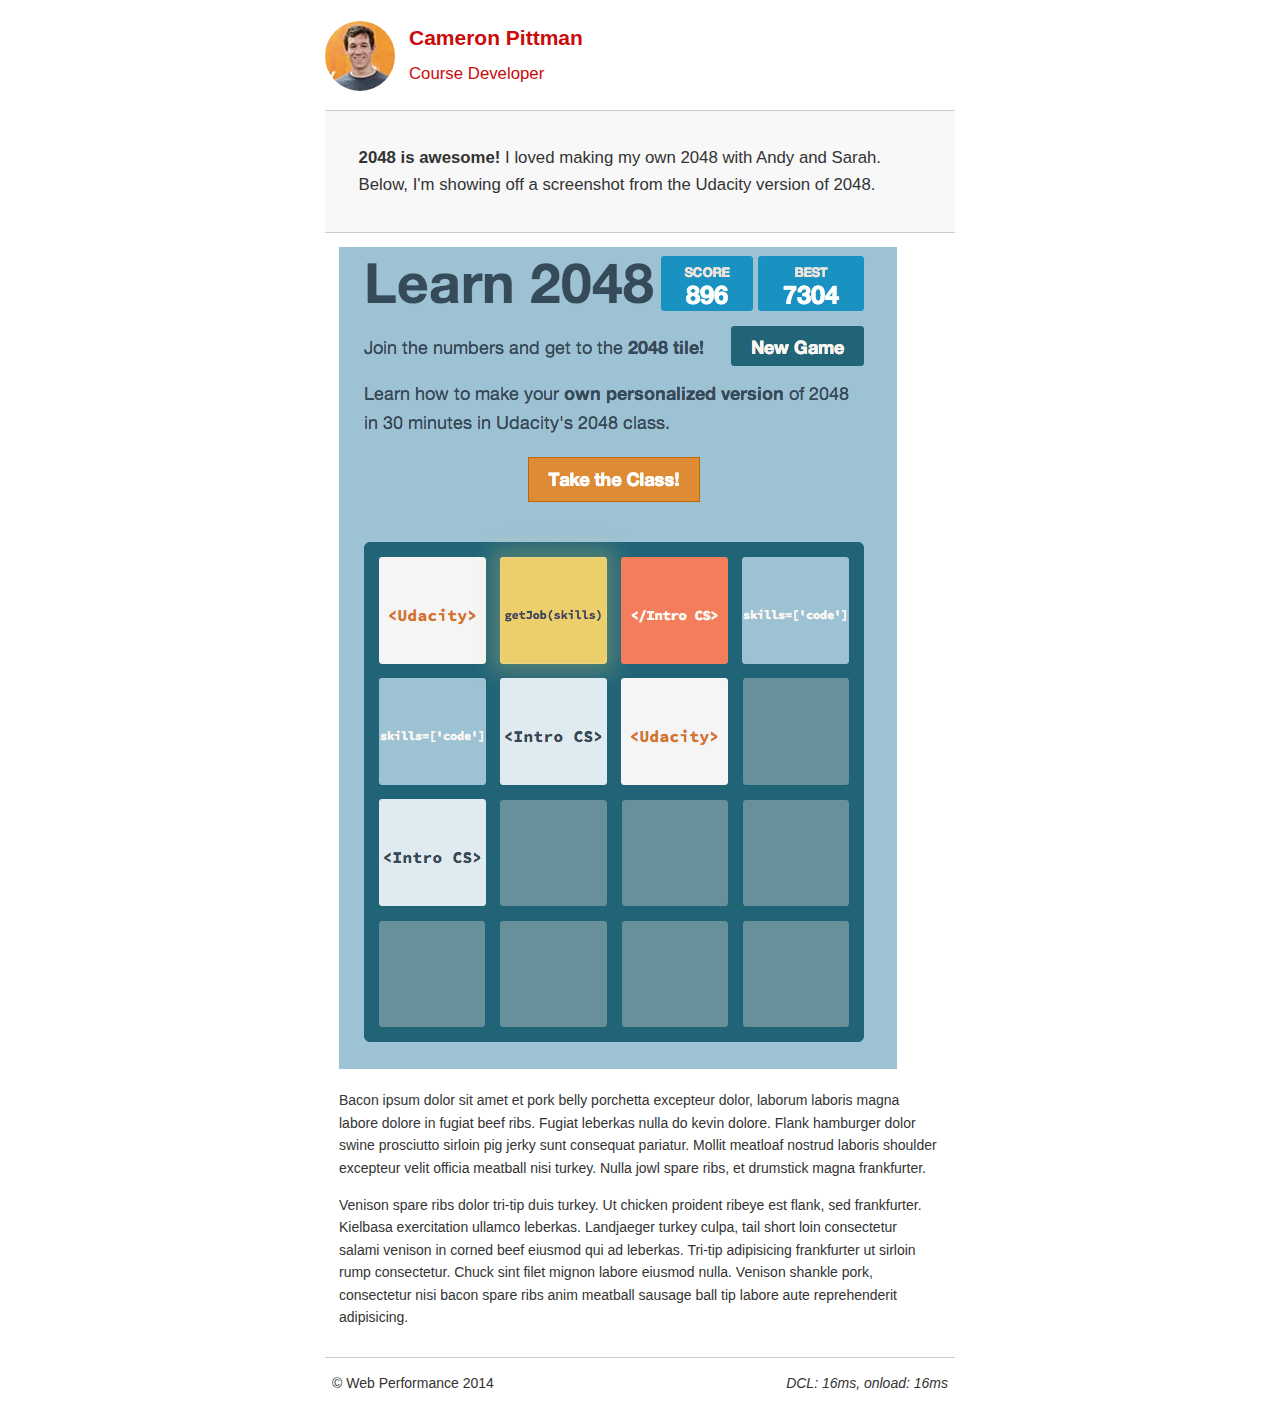
<file: project-2048.html>
<!DOCTYPE html>
<html lang="en">
  <head>
    <meta charset="utf-8">
    <meta name="viewport" content="width=device-width, initial-scale=1">
    <meta name="description" content=" FILL ME IN ">
    <meta name="author" content=" FILL ME IN ">
    <title>Cameron Pittman: Portfolio</title>

    <!-- Hmm, what is the impact of web fonts on speed? Measure it... -->
    <!-- <link href="//fonts.googleapis.com/css?family=Open+Sans:400,700" rel="stylesheet"> -->

    <link href="css/style.css" rel="stylesheet">
    <link href="css/print.css" rel="stylesheet">

    <script>
      (function(w,g){w['GoogleAnalyticsObject']=g;
      w[g]=w[g]||function(){(w[g].q=w[g].q||[]).push(arguments)};w[g].l=1*new Date();})(window,'ga');

      // Optional TODO: replace with your Google Analytics profile ID.
      ga('create', 'UA-XXXX-Y');
      ga('send', 'pageview');
    </script>
    <script src="//www.google-analytics.com/analytics.js"></script>
    <script src="js/perfmatters.js"></script>
  </head>

  <body>
    <header>
      <a href="/"><img src="img/profilepic.jpg"></a>
      <p>Cameron Pittman<br><span>Course Developer</span></p>
    </header>

    <div class="container">
      <div class="hero">
        <strong>2048 is awesome!</strong> I loved making my own 2048 with Andy and Sarah. Below, I'm showing off a screenshot from the Udacity version of 2048.
      </div>

      <div class="content">

        <img class="img-responsive" src="img/2048.png">

        <p>Bacon ipsum dolor sit amet et pork belly porchetta excepteur dolor, laborum laboris magna labore dolore in fugiat beef ribs. Fugiat leberkas nulla do kevin dolore. Flank hamburger dolor swine prosciutto sirloin pig jerky sunt consequat pariatur. Mollit meatloaf nostrud laboris shoulder excepteur velit officia meatball nisi turkey. Nulla jowl spare ribs, et drumstick magna frankfurter.</p>

        <p>Venison spare ribs dolor tri-tip duis turkey. Ut chicken proident ribeye est flank, sed frankfurter. Kielbasa exercitation ullamco leberkas. Landjaeger turkey culpa, tail short loin consectetur salami venison in corned beef eiusmod qui ad leberkas. Tri-tip adipisicing frankfurter ut sirloin rump consectetur. Chuck sint filet mignon labore eiusmod nulla. Venison shankle pork, consectetur nisi bacon spare ribs anim meatball sausage ball tip labore aute reprehenderit adipisicing.</p>

    </div>

    <footer>
      <p>&copy; Web Performance 2014 <span id="crp-stats"></span></p>
    </footer>
  </body>
</html>
</file>
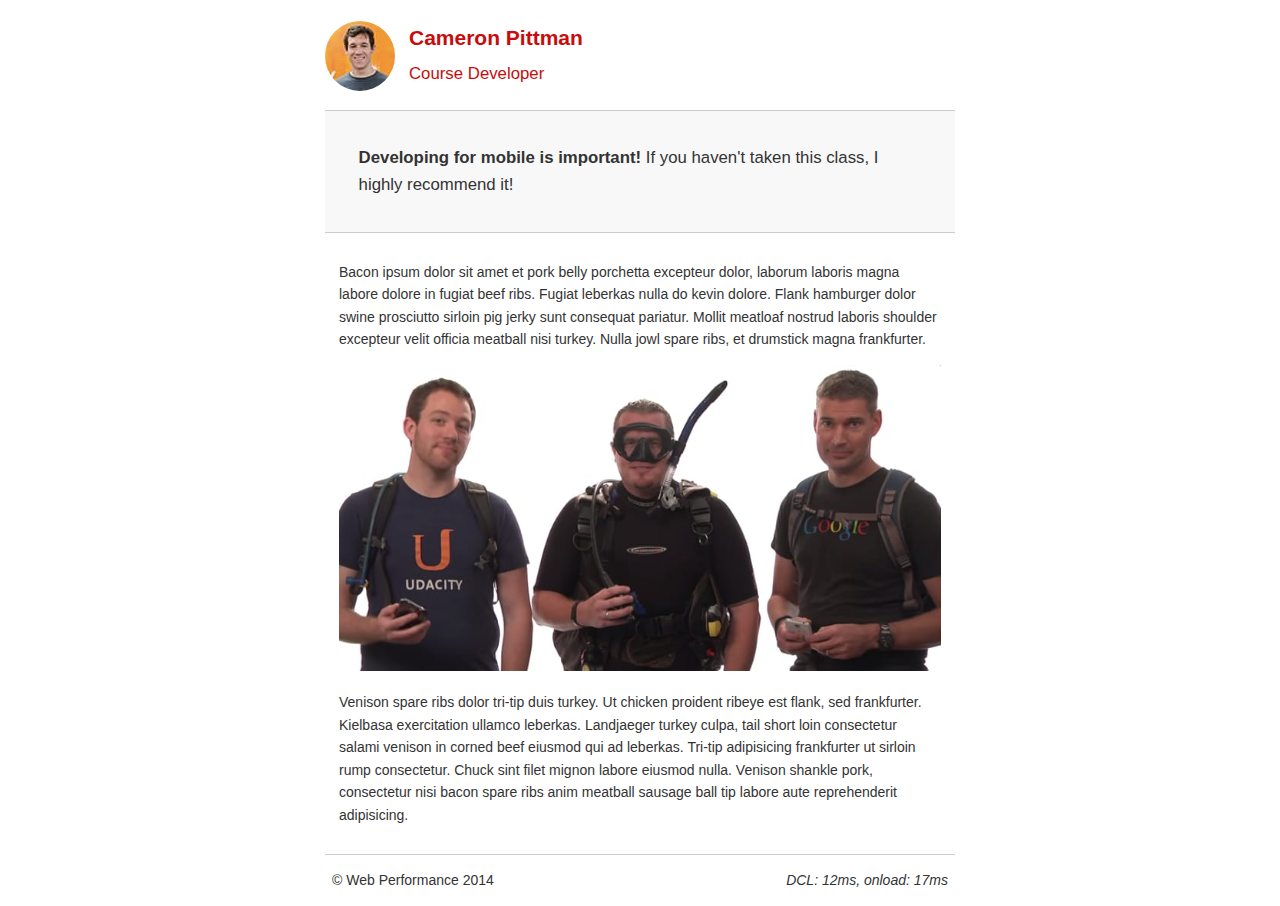
<file: project-mobile.html>
<!DOCTYPE html>
<html lang="en">
  <head>
    <meta charset="utf-8">
    <meta name="viewport" content="width=device-width, initial-scale=1">
    <meta name="description" content=" FILL ME IN ">
    <meta name="author" content=" FILL ME IN ">
    <title>Cameron Pitman: Portfolio</title>

    <!-- Hmm, what is the impact of web fonts on speed? Measure it... -->
    <!-- <link href="//fonts.googleapis.com/css?family=Open+Sans:400,700" rel="stylesheet"> -->

    <link href="css/style.css" rel="stylesheet">
    <link href="css/print.css" rel="stylesheet">

    <script>
      (function(w,g){w['GoogleAnalyticsObject']=g;
      w[g]=w[g]||function(){(w[g].q=w[g].q||[]).push(arguments)};w[g].l=1*new Date();})(window,'ga');

      // Optional TODO: replace with your Google Analytics profile ID.
      ga('create', 'UA-XXXX-Y');
      ga('send', 'pageview');
    </script>
    <script src="http://www.google-analytics.com/analytics.js"></script>
    <script async src="js/perfmatters.js"></script>
  </head>

  <body>
    <header>
      <a href="/"><img src="img/profilepic.jpg"></a>
      <p>Cameron Pittman<br><span>Course Developer</span></p>
    </header>

    <div class="container">
      <div class="hero">
        <strong>Developing for mobile is important!</strong> If you haven't taken this class, I highly recommend it!
      </div>

      <div class="content">

        <p>Bacon ipsum dolor sit amet et pork belly porchetta excepteur dolor, laborum laboris magna labore dolore in fugiat beef ribs. Fugiat leberkas nulla do kevin dolore. Flank hamburger dolor swine prosciutto sirloin pig jerky sunt consequat pariatur. Mollit meatloaf nostrud laboris shoulder excepteur velit officia meatball nisi turkey. Nulla jowl spare ribs, et drumstick magna frankfurter.</p>

        <img src="img/mobilewebdev.jpg">

        <p>Venison spare ribs dolor tri-tip duis turkey. Ut chicken proident ribeye est flank, sed frankfurter. Kielbasa exercitation ullamco leberkas. Landjaeger turkey culpa, tail short loin consectetur salami venison in corned beef eiusmod qui ad leberkas. Tri-tip adipisicing frankfurter ut sirloin rump consectetur. Chuck sint filet mignon labore eiusmod nulla. Venison shankle pork, consectetur nisi bacon spare ribs anim meatball sausage ball tip labore aute reprehenderit adipisicing.</p>

    </div>

    <footer>
      <p>&copy; Web Performance 2014 <span id="crp-stats"></span></p>
    </footer>
  </body>
</html>
</file>
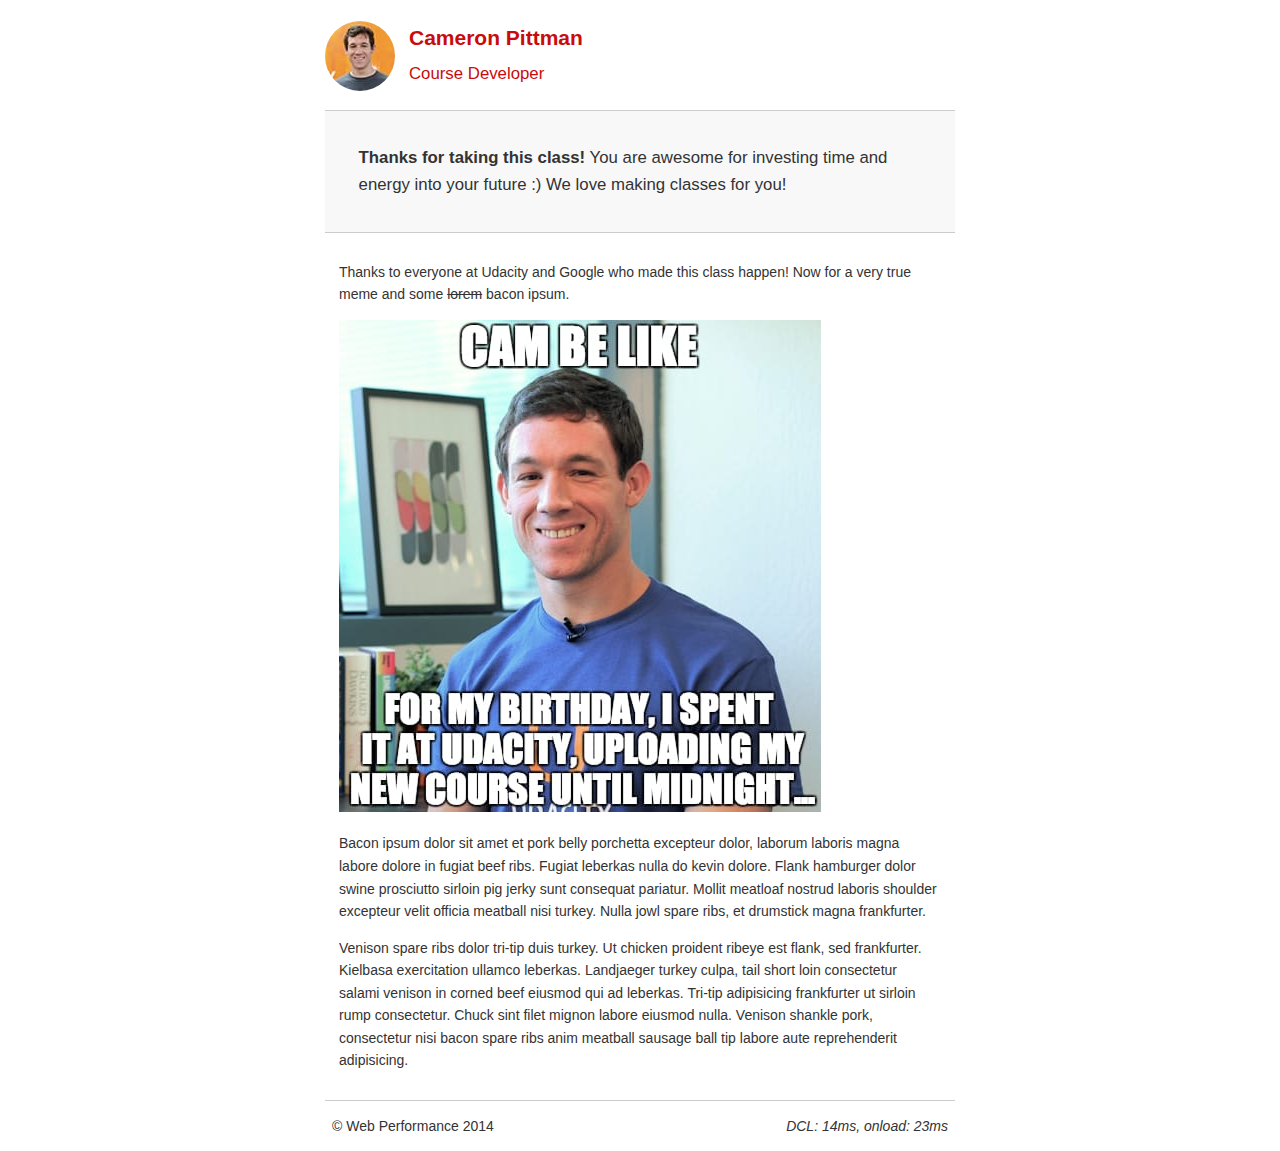
<file: project-webperf.html>
<!DOCTYPE html>
<html lang="en">
  <head>
    <meta charset="utf-8">
    <meta name="viewport" content="width=device-width, initial-scale=1">
    <meta name="description" content=" FILL ME IN ">
    <meta name="author" content=" FILL ME IN ">
    <title>Cameron Pittman: Portfolio</title>

    <!-- Hmm, what is the impact of web fonts on speed? Measure it... -->
    <!-- <link href="//fonts.googleapis.com/css?family=Open+Sans:400,700" rel="stylesheet"> -->

    <link href="css/style.css" rel="stylesheet">
    <link href="css/print.css" rel="stylesheet">

    <script>
      (function(w,g){w['GoogleAnalyticsObject']=g;
      w[g]=w[g]||function(){(w[g].q=w[g].q||[]).push(arguments)};w[g].l=1*new Date();})(window,'ga');

      // Optional TODO: replace with your Google Analytics profile ID.
      ga('create', 'UA-XXXX-Y');
      ga('send', 'pageview');
    </script>
    <script src="http://www.google-analytics.com/analytics.js"></script>
    <script async src="js/perfmatters.js"></script>
  </head>

  <body>
    <header>
      <a href="/"><img src="img/profilepic.jpg"></a>
      <p>Cameron Pittman<br><span>Course Developer</span></p>
    </header>

    <div class="container">
      <div class="hero">
        <strong>Thanks for taking this class!</strong> You are awesome for investing time and energy into your future :) We love making classes for you!
      </div>

      <div class="content">

        <p>Thanks to everyone at Udacity and Google who made this class happen! Now for a very true meme and some <strike>lorem</strike> bacon ipsum.</p>

        <img src="img/cam_be_like.jpg">

        <p>Bacon ipsum dolor sit amet et pork belly porchetta excepteur dolor, laborum laboris magna labore dolore in fugiat beef ribs. Fugiat leberkas nulla do kevin dolore. Flank hamburger dolor swine prosciutto sirloin pig jerky sunt consequat pariatur. Mollit meatloaf nostrud laboris shoulder excepteur velit officia meatball nisi turkey. Nulla jowl spare ribs, et drumstick magna frankfurter.</p>

        <p>Venison spare ribs dolor tri-tip duis turkey. Ut chicken proident ribeye est flank, sed frankfurter. Kielbasa exercitation ullamco leberkas. Landjaeger turkey culpa, tail short loin consectetur salami venison in corned beef eiusmod qui ad leberkas. Tri-tip adipisicing frankfurter ut sirloin rump consectetur. Chuck sint filet mignon labore eiusmod nulla. Venison shankle pork, consectetur nisi bacon spare ribs anim meatball sausage ball tip labore aute reprehenderit adipisicing.</p>

    </div>

    <footer>
      <p>&copy; Web Performance 2014 <span id="crp-stats"></span></p>
    </footer>
  </body>
</html>
</file>
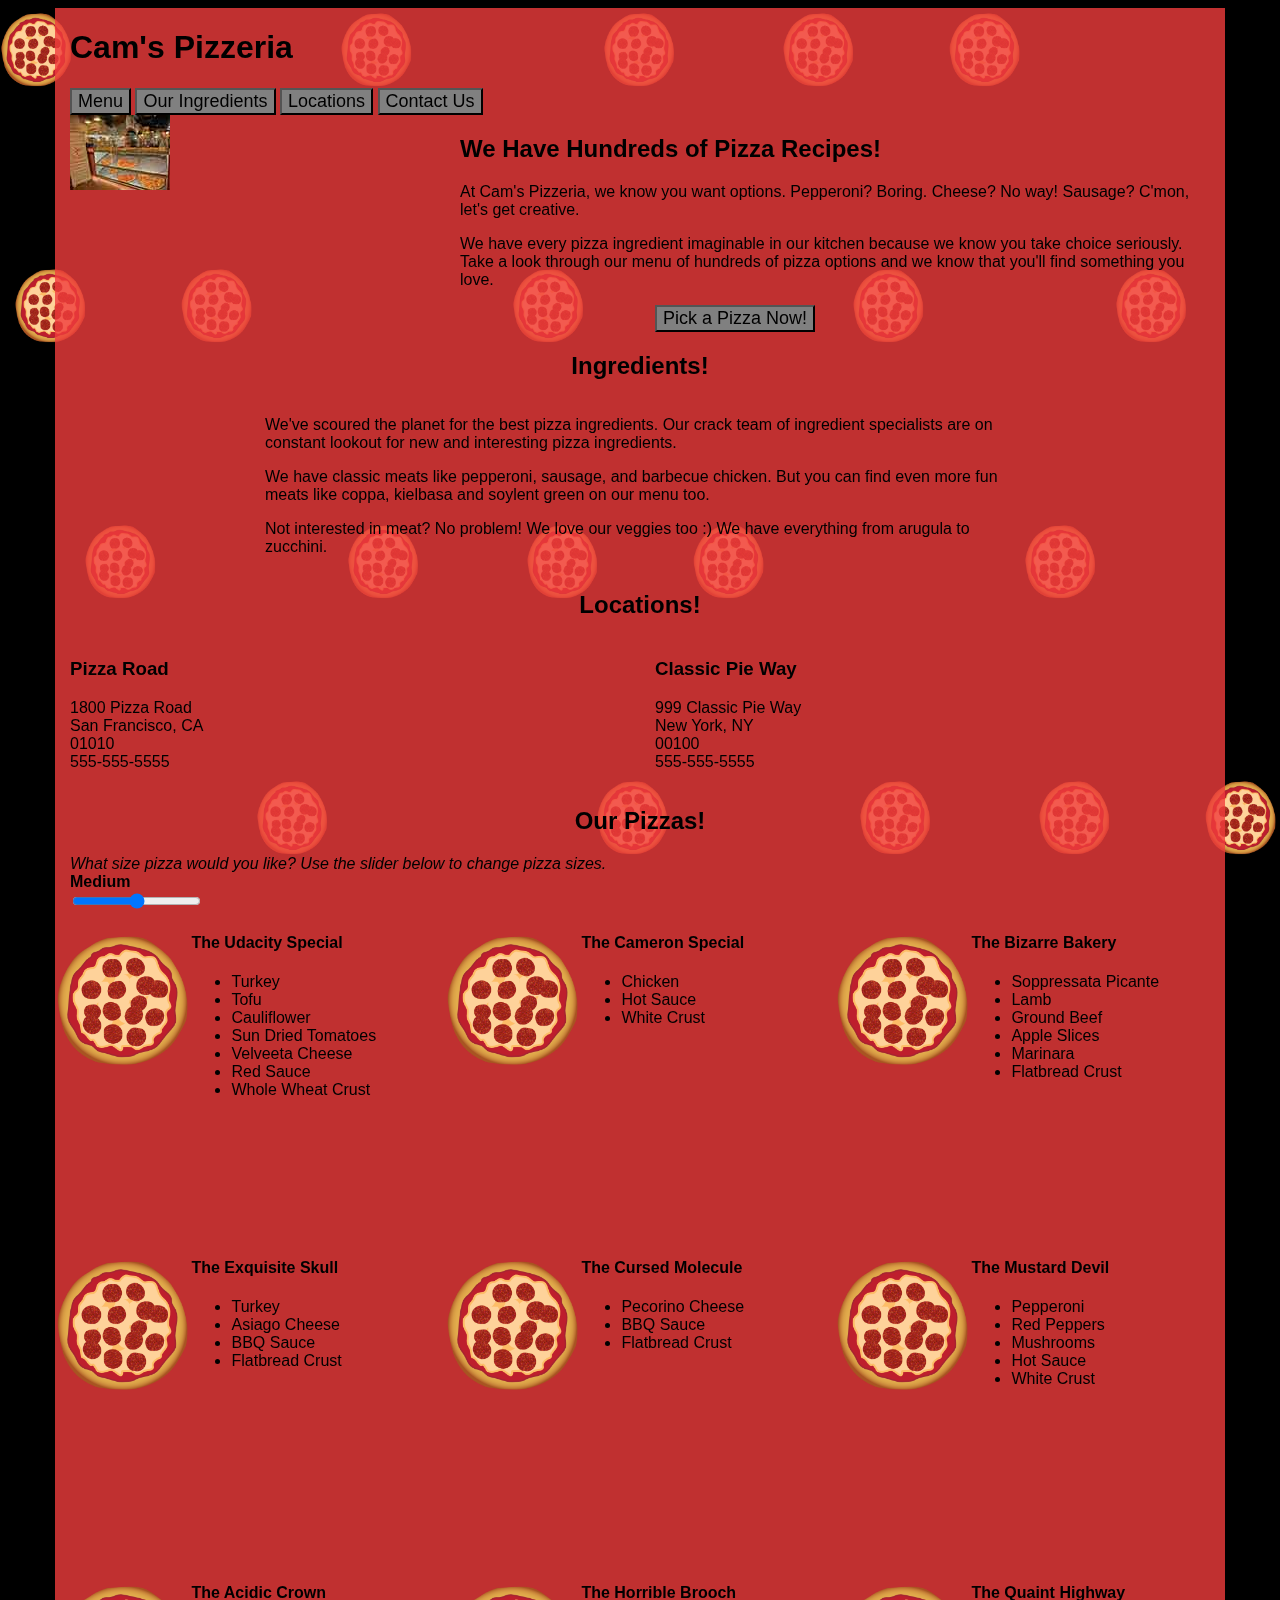
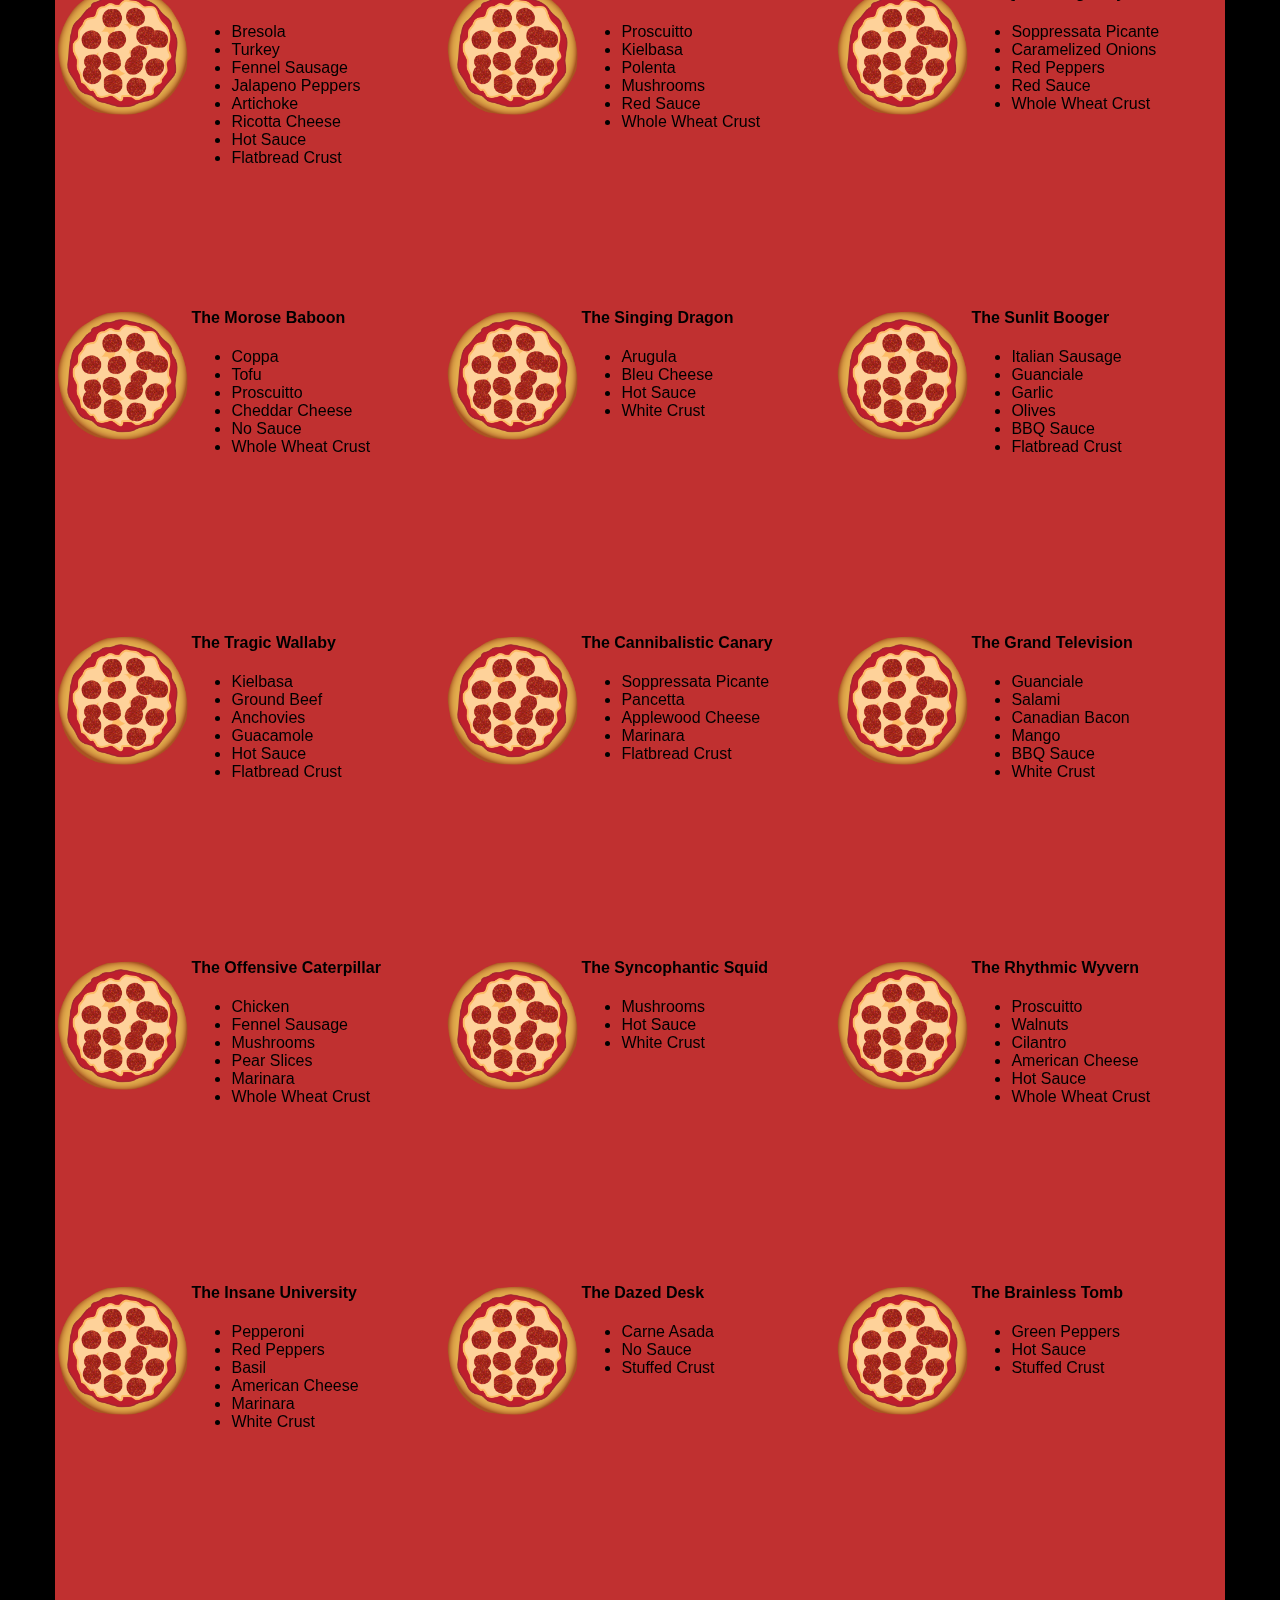
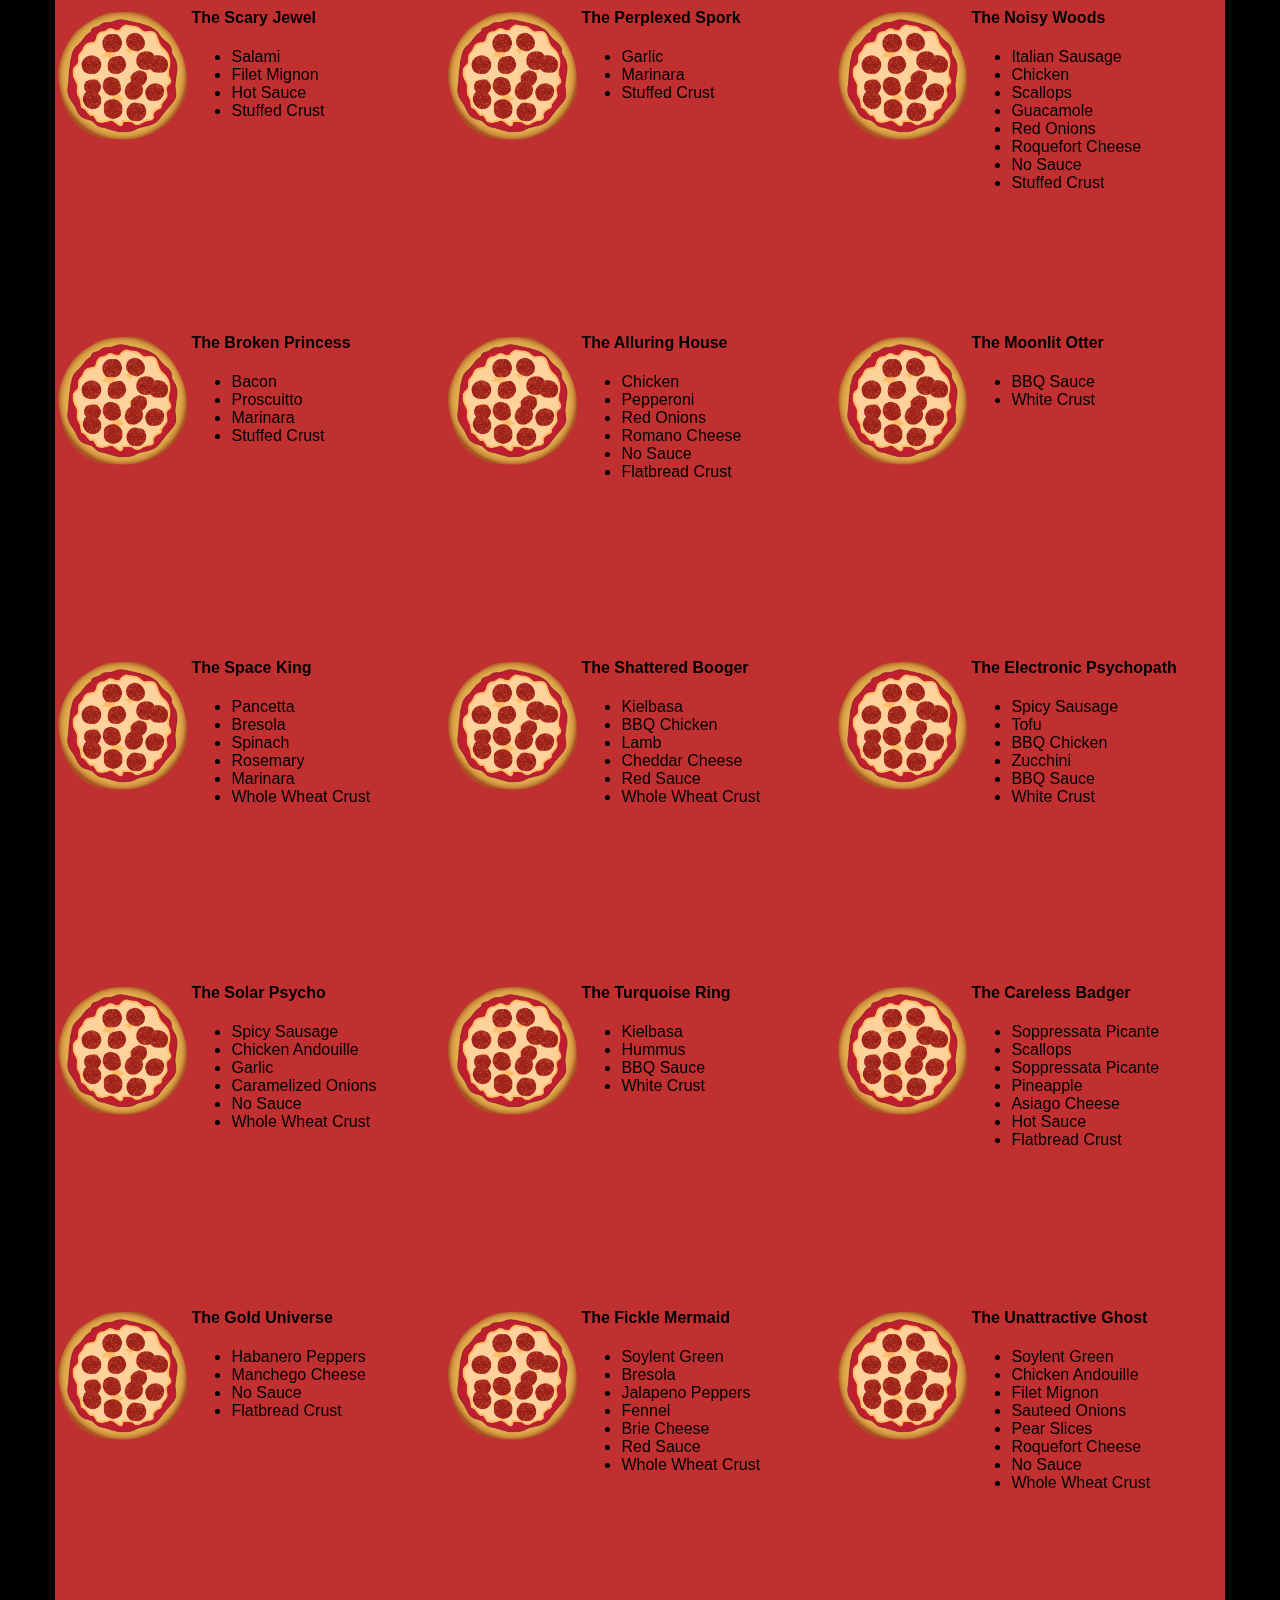
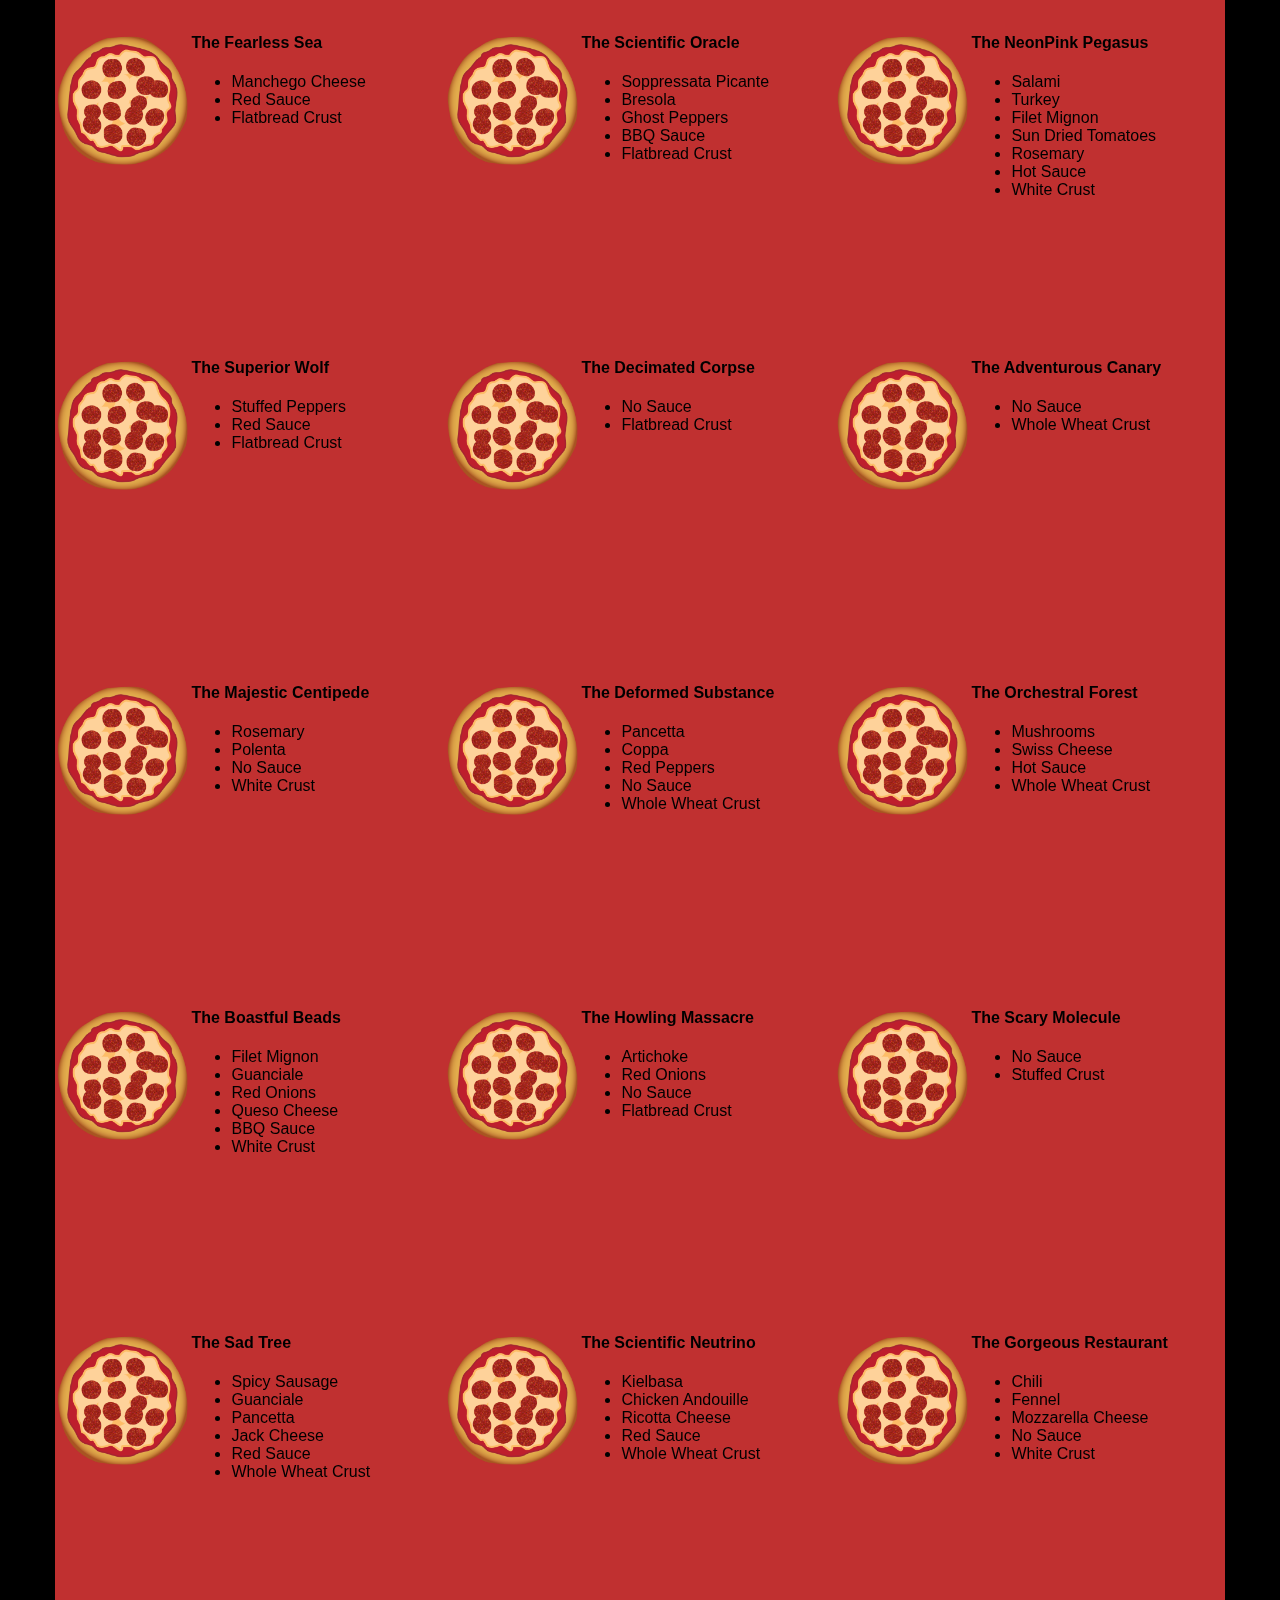
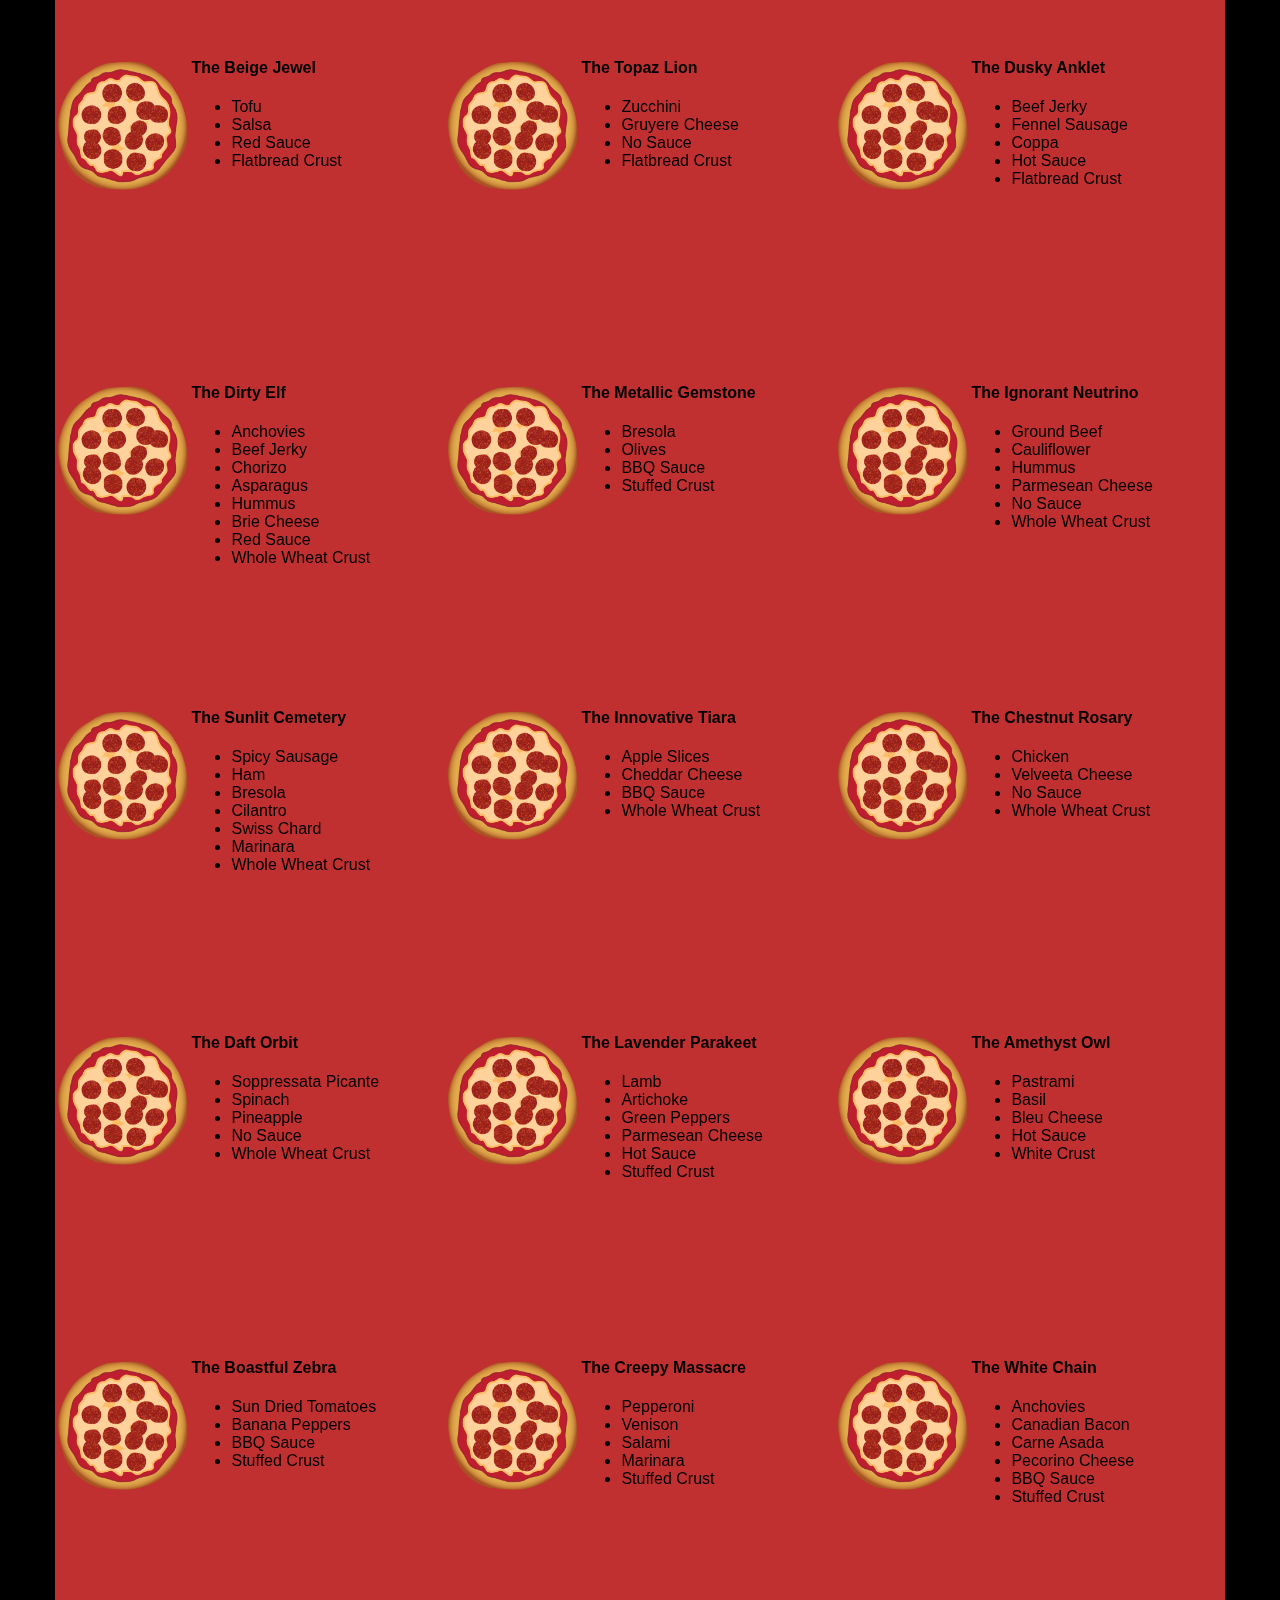
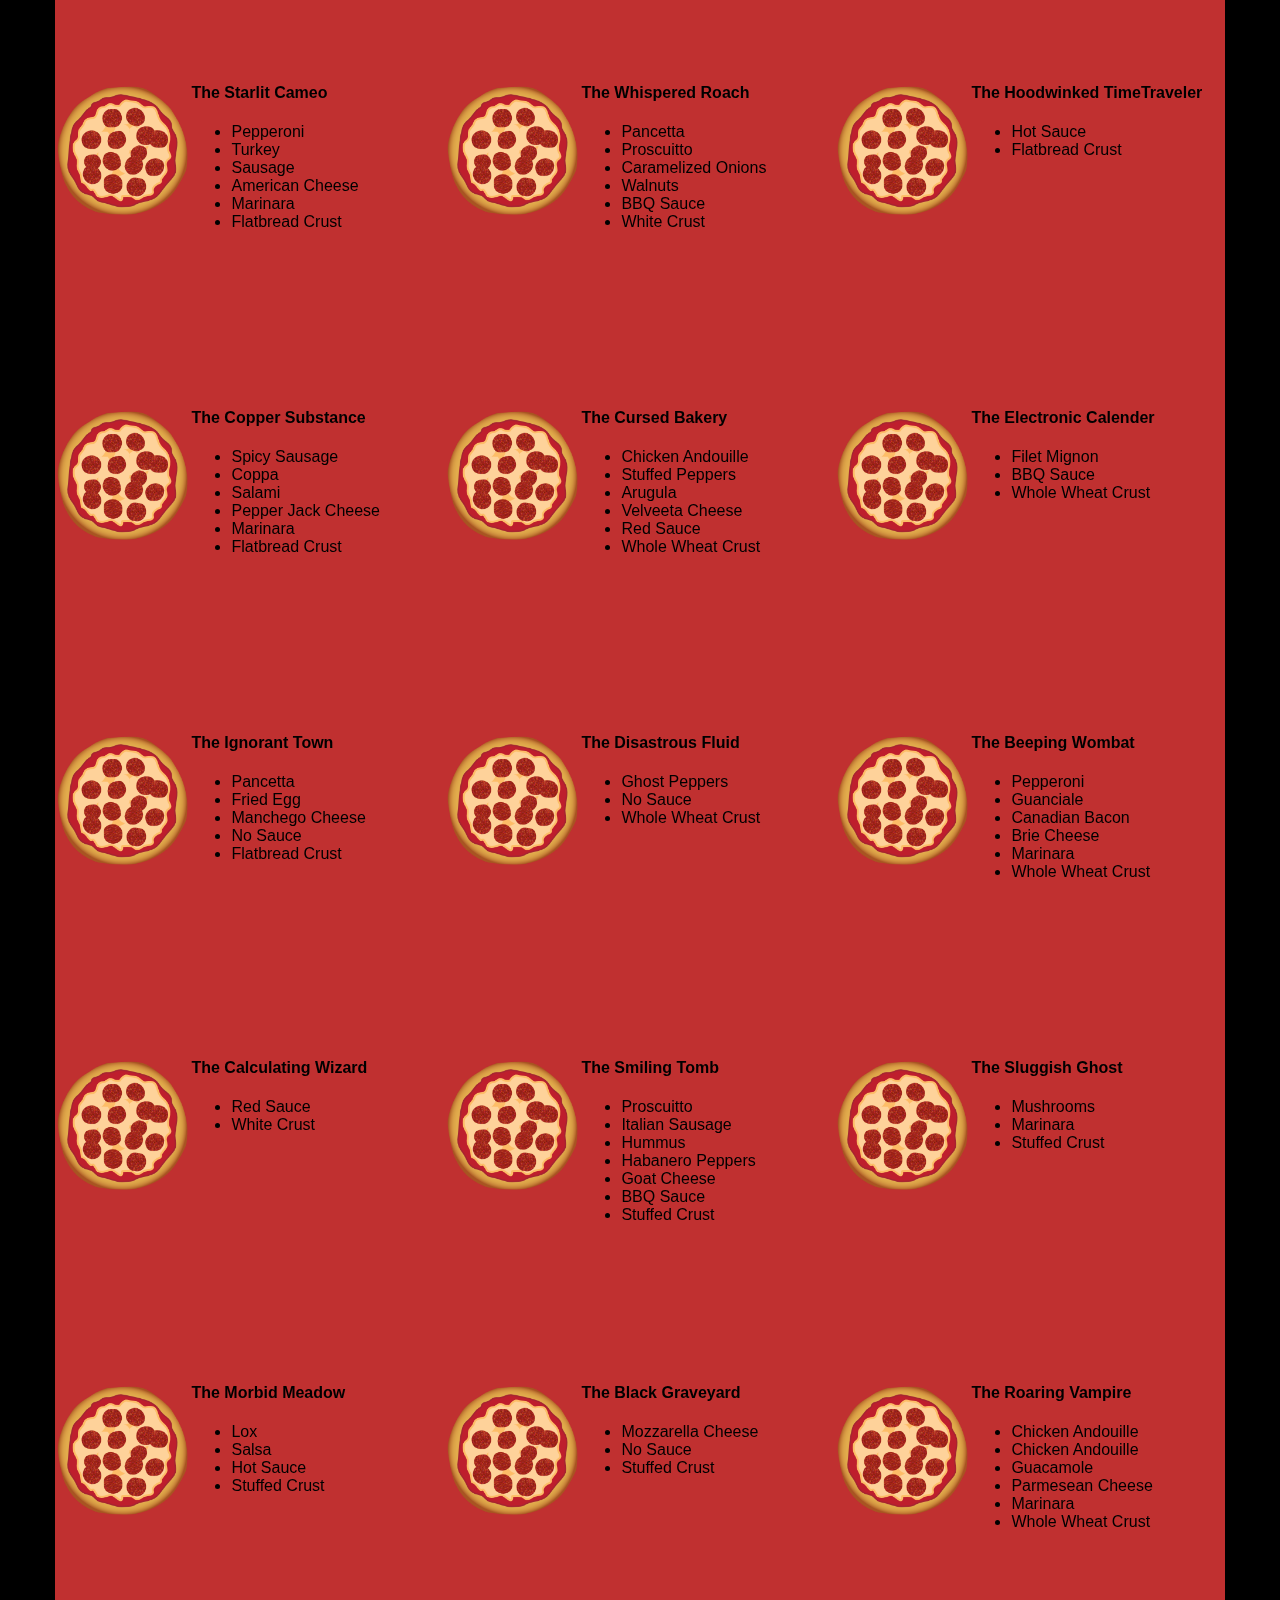
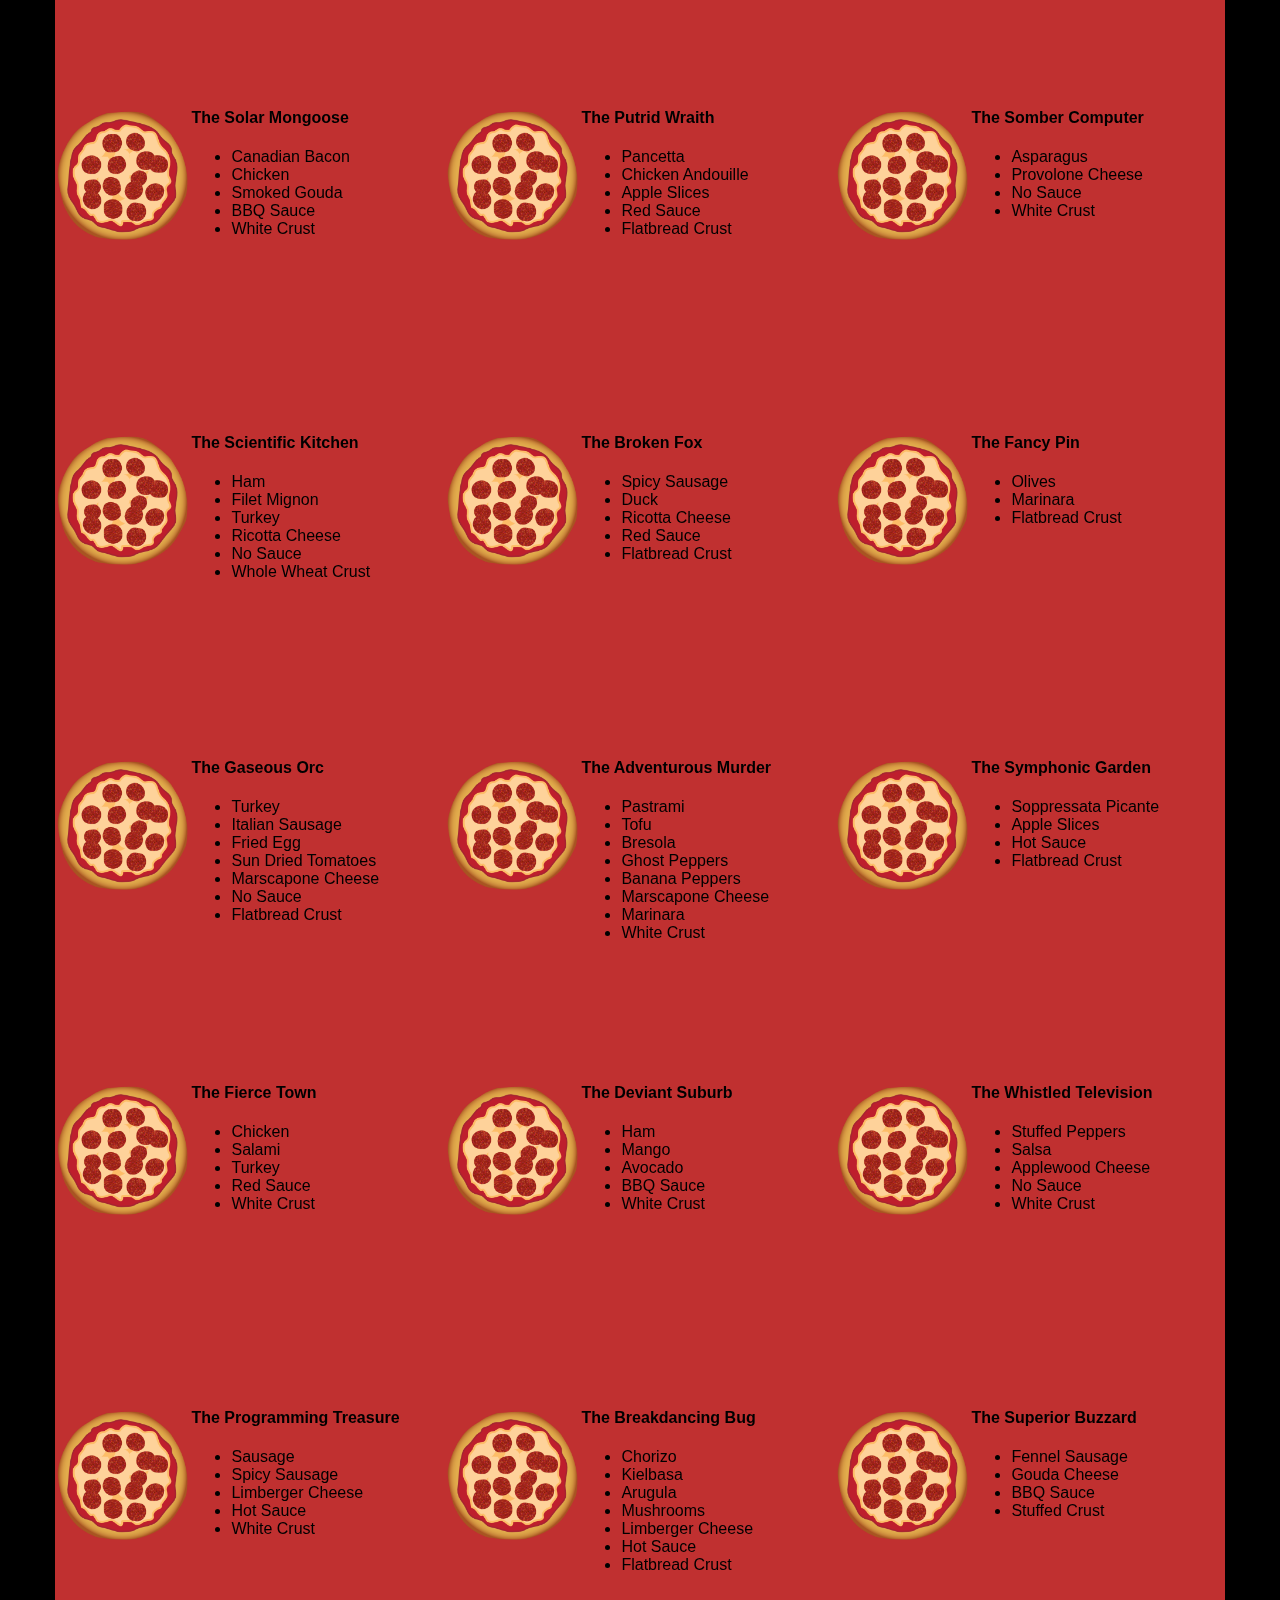
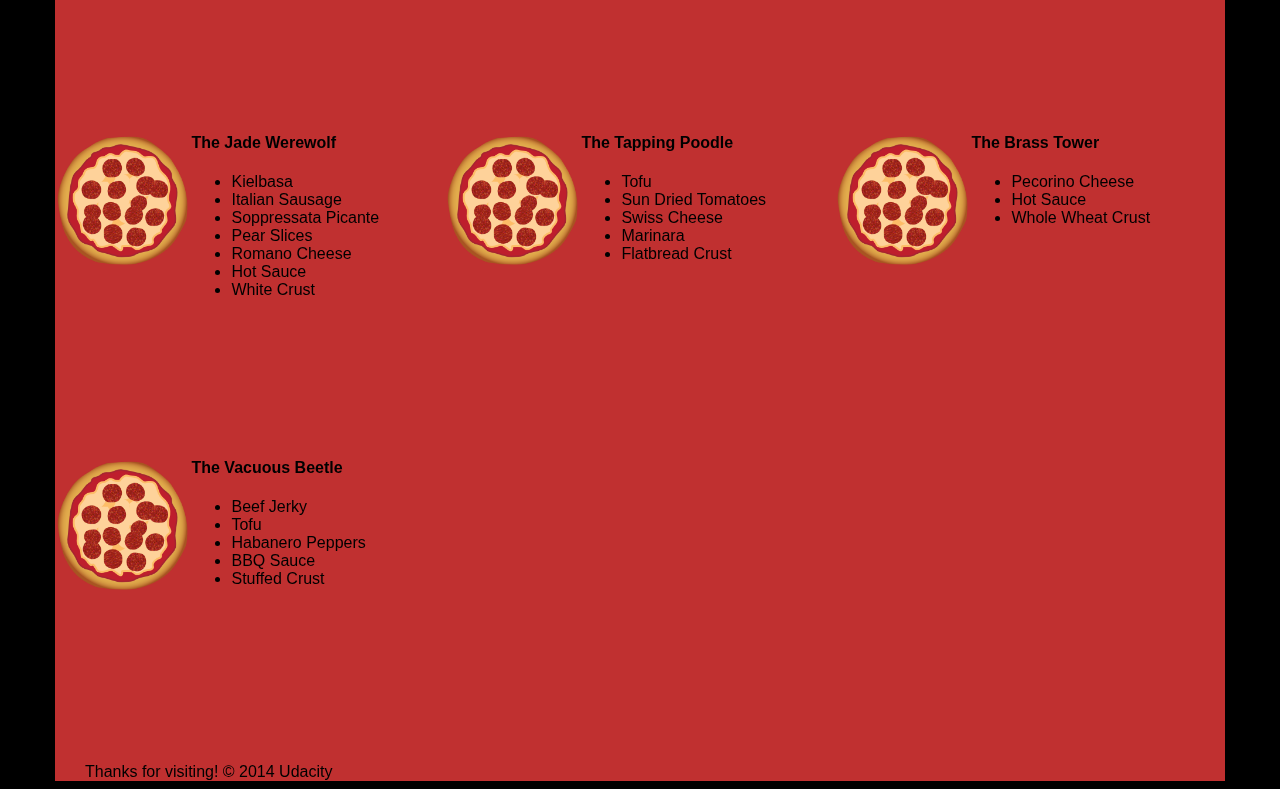
<file: views/pizza.html>
<!DOCTYPE HTML>
<html>

  <head>

    <link rel="stylesheet" href="css/style-min.css">
    <link rel="stylesheet" href="css/bootstrap-grid-min.css">

    <meta name="viewport" content="width=device-width, initial-scale=1">

</head>

<body>
  <div class="container">
    <div id="header" class="row">
      <div class="col-md-6">
        <div class="row">
          <div class="col-md-12">
            <h1>Cam's Pizzeria</h1>
            <div class="row">
              <div id="menu" class="col-md-12">
                <form action="#randomPizzas">
                  <input type="submit" value="Menu">
                </form>
                <form action="#ingredients">
                  <input type="submit" value="Our Ingredients">
                </form>
                <form action="#locations">
                  <input type="submit" value="Locations">
                </form>
                <form action="#" onsubmit="alert('Thanks for clicking! This button doesn\'t do anything because this is a fake pizzeria :\)')">
                  <input type="submit" value="Contact Us">
                </form>
              </div>
            </div>
          </div>
        </div>
      </div>
      <div id="movingPizzas1" class="col-md-6">
      </div>
    </div>
    <div id="callToAction" class="row">
      <div class="col-md-4">
        <img src="images/pizzeria-min.jpg" class="img-responsive"> <!-- Image credit to: http://commons.wikimedia.org/wiki/File:HK_TST_night_%E5%98%89%E8%98%AD%E9%81%93_Granville_Road_restaurant_Paisano's_Pizzeria_pizza_Dec-2013.JPG -->
      </div>
      <div class="col-md-8">
        <div class="row">
          <div class="col-md-12">
            <h2>We Have Hundreds of Pizza Recipes!</h2>
            <p>At Cam's Pizzeria, we know you want options. Pepperoni? Boring. Cheese? No way! Sausage? C'mon, let's get creative.</p>

            <p>We have every pizza ingredient imaginable in our kitchen because we know you take choice seriously. Take a look through our menu of hundreds of pizza options and we know that you'll find something you love.</p>
          </div>
        </div>
        <div class="row">
          <div class="col-md-6 col-md-push-3">
            <form action="#randomPizzas">
              <input type="submit" value="Pick a Pizza Now!">
            </form>
          </div>
        </div>
      </div>
    </div>
    <div id="ingredients" class="row">
      <div class="col-md-8 col-md-push-2">
        <div class="row">
          <div class="col-md-12 centered">
            <h2>Ingredients!</h2>
          </div>
        </div>
        <div class="row">
          <div class="col-md-12">
            <p>We've scoured the planet for the best pizza ingredients. Our crack team of ingredient specialists are on constant lookout for new and interesting pizza ingredients.</p>

            <p>We have classic meats like pepperoni, sausage, and barbecue chicken. But you can find even more fun meats like coppa, kielbasa and soylent green on our menu too.</p>

            <p>Not interested in meat? No problem! We love our veggies too :) We have everything from arugula to zucchini.</p>
          </div>
        </div>
      </div>
    </div>
    <div id="locations" class="row">
      <div class="col-md-12">
        <h2 style="text-align: center">Locations!</h2>
        <div class="row">
          <div class="col-md-6">
            <h3>Pizza Road</h3>
            <p>1800 Pizza Road<br>San Francisco, CA<br>01010<br>555-555-5555</p>
          </div>
          <div class="col-md-6">
            <h3>Classic Pie Way</h3>
            <p>999 Classic Pie Way<br>New York, NY<br>00100<br>555-555-5555</p>
          </div>
        </div>
      </div>
    </div>
    <div id="pizzaGenerator" class="row">
      <div class="col-md-12">
        <h2 style="text-align: center">Our Pizzas!</h2>
        <div class="row">
          <div class="col-md-12">
            <em>What size pizza would you like? Use the slider below to change pizza sizes.</em>
          </div>
          <div id="pizzaSize" class="col-md-6">Medium</div>
          <div class="col-md-12">
            <input id="sizeSlider" type="range" min="1" max="3" value="2" step="1" onchange="resizePizzas(this.value)"></input>
          </div>
        </div>
        <div id="randomPizzas" class="row">
          <div id="pizza0" class="randomPizzaContainer" style="width:33.33%; height: 325px;">
            <div style="width:35%">
              <img src="images/pizza.png" class="img-responsive">
            </div>
            <div style="width:65%">
              <h4>The Udacity Special</h4>
              <ul>
                <li>Turkey</li>
                <li>Tofu</li>
                <li>Cauliflower</li>
                <li>Sun Dried Tomatoes</li>
                <li>Velveeta Cheese</li>
                <li>Red Sauce</li>
                <li>Whole Wheat Crust</li>
              </ul>
            </div>
          </div>
          <div id="pizza1" class="randomPizzaContainer" style="width:33.33%; height: 325px;">
            <div style="width:35%">
              <img src="images/pizza.png" class="img-responsive">
            </div>
            <div style="width:65%">
              <h4>The Cameron Special</h4>
              <ul>
                <li>Chicken</li>
                <li>Hot Sauce</li>
                <li>White Crust</li>
              </ul>
            </div>
          </div>
        </div>
      </div>
    </div>
    <div id="footer" class="col-md-12">Thanks for visiting! &copy; 2014 Udacity</div>
  </div>
  <script aync type="text/javascript" src="js/main.js"></script>
</body>

</html>
</html>
</file>
<file: css/style.css>
html {
  font-size: 100%;
  overflow-y: scroll;
  -webkit-tap-highlight-color: rgba(0,0,0,0);
  -ms-text-size-adjust: 100%;
  -webkit-text-size-adjust: none;
}
body { margin: 0; font-size: 14px; line-height: 1.61; font-weight: 400; }
body, button, input, select, textarea { font-family: 'Open Sans', sans-serif; color: #333; }

a { color: #12C; }
a:visited { color: #61C; }
a:focus { outline: thin dotted; }
a:hover, a:active { color: #c00; outline: 0; }

b, strong { font-weight: bold; }
pre, code { font-family: monospace, monospace; font-size: 1em; }
ul, ol { margin: 1em 0; padding: 0 0 0 20px; }
img { border: 0; max-width: 100%; }

body { background: #fff; }
header, footer, .container { max-width: 45em; margin: 0 auto; }

header { padding: 0 0.5em; color: #C90B0B; }
header img { border-radius: 40px; float: left; }
header p { font-size:1.5em; font-weight: bold; padding-left: 4em;}
header p span { font-size: 0.8em; font-weight: normal;}

.hero { padding: 2em; background-color: #f8f8f8; font-size:1.2em;
  border-bottom: 1px solid #ccc;
  border-top: 1px solid #ccc;
}

.content { padding: 1em 1em; }
.content li { list-style-type: none; font-size: 1.1em;}
li img { float:left; padding-right: 1em; }
li p { font-size: 0.9em; font-style: italic; }

footer {
  padding: 0 0.5em;
  border-top: 1px solid #ccc;
}
footer span { float: right; font-style: italic; }

/* Smartphones (portrait) */
@media only screen and (max-width: 480px) {
  body { font-size: 12px;}
  header p { padding-left: 4.5em;}
}
</file>
<file: css/print.css>
@media print {
  * { background: transparent !important; color: black !important; text-shadow: none !important; filter:none !important; -ms-filter: none !important; }
  a, a:visited { color: #444 !important; text-decoration: underline; }
  a[href]:after { content: " (" attr(href) ")"; }
  tr, img { page-break-inside: avoid; }
  img { max-width: 100% !important; }
  @page { margin: 0.5cm; }
  p, h2, h3 { orphans: 3; widows: 3; }
  h2, h3{ page-break-after: avoid; }
}
</file>
<file: views/css/style-min.css>
*{-webkit-box-sizing:border-box;-moz-box-sizing:border-box;-box-sizing:border-box}body{font-family:"Trebuchet MS",Helvetica,sans-serif;background:#000}input{background:grey;font-size:18px}form{display:inline-block}.centered{text-align:center}#pizzaSize{font-weight:800}.mover{position:fixed;width:256px;z-index:-1;backface-visibility:hidden}.randomPizzaContainer{float:left;display:flex}.randomPizzaContainer:after{content:"";display:table;clear:both}.container{background-color:rgba(240,60,60,.8)}
</file>
